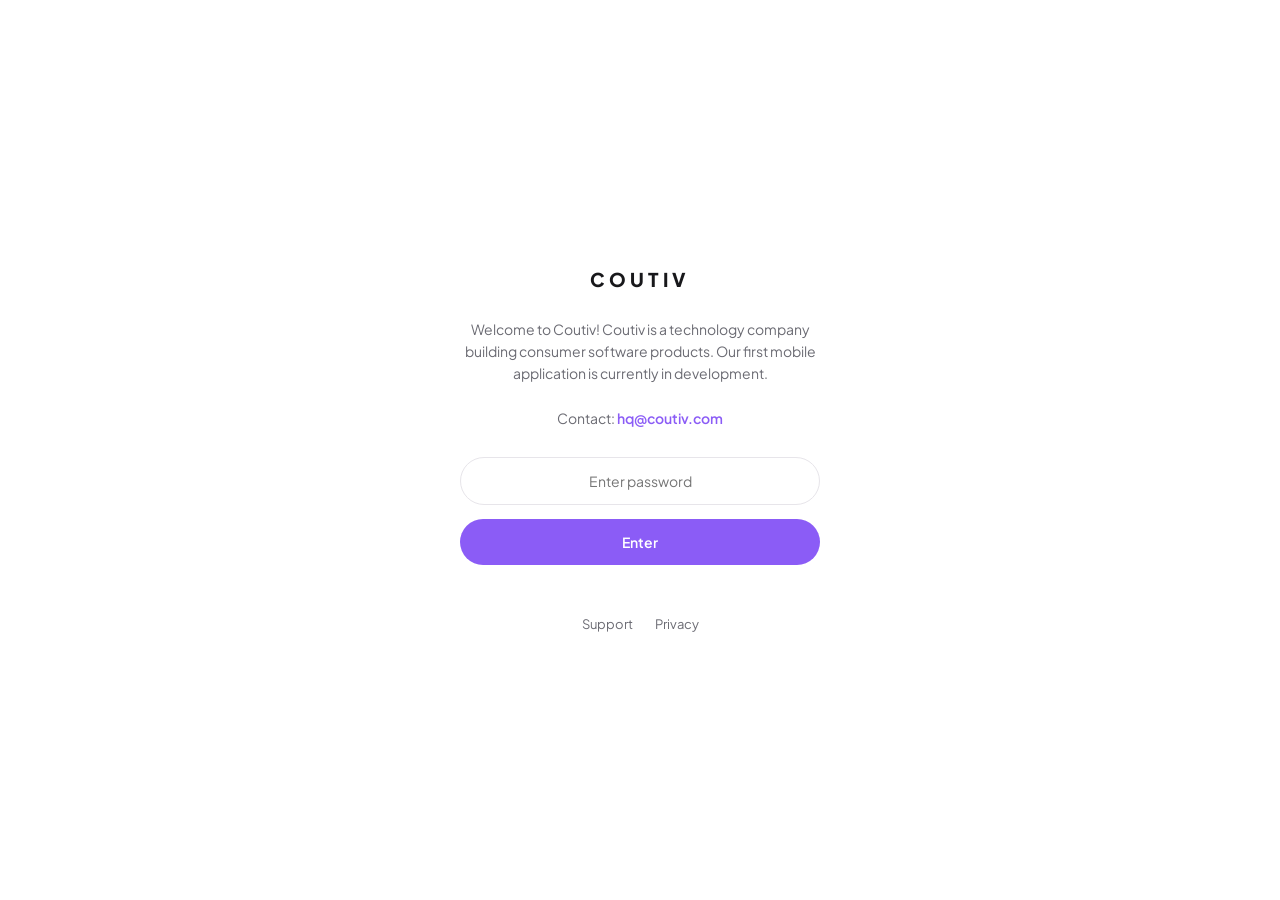
<file: index.html>
<!DOCTYPE html>
<html lang="en">
<head>
<meta charset="UTF-8">
<meta name="viewport" content="width=device-width, initial-scale=1.0">
<title>Coutiv — Discover fashion together</title>
<meta name="description" content="Coutiv is the AI-powered fashion discovery app made for sharing. Get personalized picks, build groups, and shop with your friends.">
<link rel="preconnect" href="https://fonts.googleapis.com">
<link rel="preconnect" href="https://fonts.gstatic.com" crossorigin>
<link href="https://fonts.googleapis.com/css2?family=Plus+Jakarta+Sans:wght@400;500;600;700;800&display=swap" rel="stylesheet">
<style>
  :root {
    --bg: #FFFFFF;
    --ink: #18181B;
    --ink-soft: #6B6B73;
    --violet: #8B5CF6;
    --violet-deep: #7C3AED;
    --violet-pale: #F3EEFF;
    --line: #E7E5EA;
    --black: #0A0A0B;
  }

  * { margin: 0; padding: 0; box-sizing: border-box; }
  html { scroll-behavior: smooth; }

  body {
    font-family: 'Plus Jakarta Sans', sans-serif;
    background: var(--bg);
    color: var(--ink);
    line-height: 1.5;
    -webkit-font-smoothing: antialiased;
  }

  h1, h2, h3 {
    font-weight: 700;
    letter-spacing: -0.025em;
    line-height: 1.06;
  }

  a { color: inherit; text-decoration: none; }
  img { max-width: 100%; display: block; }

  .wrap {
    max-width: 1180px;
    margin: 0 auto;
    padding: 0 32px;
  }

  /* ---------- NAV ---------- */
  nav {
    position: sticky;
    top: 0;
    z-index: 100;
    background: rgba(255,255,255,0.85);
    backdrop-filter: blur(10px);
    border-bottom: 1px solid var(--line);
  }
  .nav-inner {
    display: flex;
    align-items: center;
    justify-content: space-between;
    padding: 22px 0;
  }
  .logo {
    font-size: 19px;
    font-weight: 800;
    letter-spacing: 0.22em;
  }
  .nav-cta {
    background: var(--violet);
    color: #fff;
    padding: 11px 22px;
    border-radius: 100px;
    font-size: 14px;
    font-weight: 600;
    transition: background 0.2s ease;
  }
  .nav-cta:hover { background: var(--violet-deep); }

  /* ---------- HERO ---------- */
  .hero {
    padding: 84px 0 56px;
    position: relative;
    overflow: hidden;
  }
  .hero-inner {
    display: grid;
    grid-template-columns: 1fr 0.92fr;
    gap: 56px;
    align-items: center;
  }
  .eyebrow {
    display: inline-flex;
    align-items: center;
    gap: 8px;
    font-size: 12.5px;
    font-weight: 700;
    letter-spacing: 0.06em;
    text-transform: uppercase;
    color: var(--violet-deep);
    background: var(--violet-pale);
    padding: 7px 14px;
    border-radius: 100px;
    margin-bottom: 24px;
  }
  .eyebrow::before {
    content: '✦';
    font-size: 11px;
  }
  .hero h1 {
    font-size: clamp(38px, 4.6vw, 56px);
    margin-bottom: 20px;
  }
  .hero h1 span {
    background: linear-gradient(100deg, var(--violet) 0%, #6D28D9 100%);
    -webkit-background-clip: text;
    background-clip: text;
    color: transparent;
  }
  .hero p.lede {
    font-size: 17.5px;
    color: var(--ink-soft);
    max-width: 440px;
    margin-bottom: 32px;
  }
  .hero-ctas {
    display: flex;
    gap: 14px;
    flex-wrap: wrap;
  }
  .btn-primary {
    background: var(--violet);
    color: #fff;
    padding: 15px 28px;
    border-radius: 100px;
    font-size: 15px;
    font-weight: 600;
    display: inline-flex;
    align-items: center;
    gap: 8px;
    transition: transform 0.18s ease, background 0.2s ease;
  }
  .btn-primary:hover { background: var(--violet-deep); transform: translateY(-1px); }
  .btn-secondary {
    border: 1.5px solid var(--ink);
    padding: 14px 26px;
    border-radius: 100px;
    font-size: 15px;
    font-weight: 600;
    transition: background 0.18s ease;
  }
  .btn-secondary:hover { background: var(--violet-pale); border-color: var(--violet); }

  /* Phone mock - reflecting the real app's feed */
  .phone-mock {
    position: relative;
    background: var(--black);
    border-radius: 36px;
    padding: 14px;
    max-width: 320px;
    margin: 0 auto;
    box-shadow: 0 30px 70px -24px rgba(24,24,27,0.35);
  }
  .phone-screen {
    background: #fff;
    border-radius: 24px;
    overflow: hidden;
    aspect-ratio: 9/18.5;
  }
  .phone-ai-bar {
    background: var(--violet-pale);
    padding: 16px 16px 14px;
    border-bottom: 1px solid var(--line);
  }
  .phone-ai-label {
    font-size: 10px;
    font-weight: 700;
    letter-spacing: 0.06em;
    text-transform: uppercase;
    color: var(--violet-deep);
    margin-bottom: 8px;
  }
  .phone-ai-input {
    background: #fff;
    border-radius: 100px;
    padding: 10px 14px;
    font-size: 11px;
    color: #A0A0A8;
    display: flex;
    justify-content: space-between;
    align-items: center;
  }
  .phone-ai-input .send {
    width: 22px; height: 22px;
    background: var(--violet);
    border-radius: 50%;
  }
  .phone-section-label {
    font-size: 12px;
    font-weight: 800;
    padding: 14px 16px 4px;
  }
  .phone-section-sub {
    font-size: 10px;
    color: var(--ink-soft);
    padding: 0 16px 10px;
  }
  .phone-grid {
    display: grid;
    grid-template-columns: 1fr 1fr;
    gap: 8px;
    padding: 0 16px 16px;
  }
  .phone-card {
    border-radius: 12px;
    aspect-ratio: 3/4;
    background-size: cover;
    background-position: center;
  }
  .phone-card-label {
    margin-top: 4px;
    font-size: 8.5px;
    color: var(--ink-soft);
  }
  .phone-card-price {
    font-size: 10px;
    font-weight: 700;
  }

  /* ---------- HOW IT WORKS ---------- */
  .how {
    padding: 96px 0;
    border-top: 1px solid var(--line);
  }
  .section-head {
    max-width: 540px;
    margin-bottom: 56px;
  }
  .section-head .eyebrow { margin-bottom: 16px; }
  .section-head h2 {
    font-size: clamp(28px, 3.2vw, 40px);
  }
  .steps {
    display: grid;
    grid-template-columns: repeat(3, 1fr);
    gap: 40px;
  }
  .step-icon {
    width: 44px; height: 44px;
    border-radius: 12px;
    background: var(--violet-pale);
    display: flex; align-items: center; justify-content: center;
    margin-bottom: 20px;
    font-size: 19px;
  }
  .step h3 {
    font-size: 20px;
    font-weight: 700;
    margin-bottom: 10px;
  }
  .step p {
    color: var(--ink-soft);
    font-size: 14.5px;
  }

  /* ---------- GROUPS SHOWCASE ---------- */
  .showcase {
    padding: 96px 0;
    background: #FAFAFA;
    border-top: 1px solid var(--line);
    border-bottom: 1px solid var(--line);
  }
  .showcase-grid {
    display: grid;
    grid-template-columns: 1fr 1fr;
    gap: 64px;
    align-items: center;
  }
  .group-card {
    background: #fff;
    border: 1px solid var(--line);
    border-radius: 18px;
    padding: 20px;
    box-shadow: 0 20px 50px -28px rgba(24,24,27,0.18);
  }
  .group-card-top {
    display: flex;
    justify-content: space-between;
    align-items: flex-start;
    margin-bottom: 14px;
  }
  .group-card-top h4 { font-size: 16px; font-weight: 700; }
  .group-card-top span { font-size: 12px; color: var(--ink-soft); }
  .group-card-imgs {
    display: grid;
    grid-template-columns: repeat(3, 1fr);
    gap: 8px;
    margin-bottom: 14px;
  }
  .group-card-imgs div {
    aspect-ratio: 3/4;
    border-radius: 10px;
    background-size: cover;
    background-position: center;
  }
  .budget-label {
    display: flex;
    justify-content: space-between;
    font-size: 11px;
    font-weight: 700;
    color: var(--violet-deep);
    margin-bottom: 6px;
  }
  .budget-bar {
    height: 6px;
    border-radius: 100px;
    background: var(--violet-pale);
    overflow: hidden;
    margin-bottom: 14px;
  }
  .budget-bar div { height: 100%; background: var(--violet); border-radius: 100px; }
  .group-meta {
    display: flex;
    gap: 16px;
    font-size: 11.5px;
    color: var(--ink-soft);
  }

  .showcase-copy h2 { font-size: clamp(26px, 3vw, 36px); margin-bottom: 18px; }
  .showcase-copy p { color: var(--ink-soft); font-size: 15.5px; margin-bottom: 28px; max-width: 420px; }
  .pill-list { display: flex; flex-direction: column; gap: 16px; }
  .pill-item { display: flex; gap: 14px; align-items: flex-start; }
  .pill-dot {
    width: 8px; height: 8px; border-radius: 50%;
    background: var(--violet);
    margin-top: 8px; flex-shrink: 0;
  }
  .pill-item strong { font-weight: 700; }
  .pill-item span { color: var(--ink-soft); display: block; font-size: 13.5px; margin-top: 2px; }

  /* ---------- DOWNLOAD / EMAIL ---------- */
  .download {
    padding: 100px 0;
    text-align: center;
  }
  .download h2 {
    font-size: clamp(32px, 4.2vw, 48px);
    max-width: 620px;
    margin: 0 auto 18px;
  }
  .download p.sub {
    color: var(--ink-soft);
    font-size: 15.5px;
    margin-bottom: 40px;
  }
  .store-buttons {
    display: flex;
    gap: 14px;
    justify-content: center;
    margin-bottom: 56px;
    flex-wrap: wrap;
  }
  .store-btn {
    display: flex;
    align-items: center;
    gap: 10px;
    background: var(--black);
    color: #fff;
    padding: 13px 24px;
    border-radius: 14px;
    font-size: 14px;
    transition: background 0.2s ease, transform 0.18s ease;
  }
  .store-btn:hover { background: var(--violet-deep); transform: translateY(-1px); }
  .store-btn .store-text { text-align: left; line-height: 1.2; }
  .store-btn .store-text small { display: block; font-size: 10px; opacity: 0.75; }
  .store-btn .store-text strong { font-size: 15px; font-weight: 700; }

  .email-form {
    max-width: 420px;
    margin: 0 auto;
    border-top: 1px solid var(--line);
    padding-top: 44px;
  }
  .email-form p {
    font-size: 12.5px;
    font-weight: 700;
    text-transform: uppercase;
    letter-spacing: 0.05em;
    color: var(--ink-soft);
    margin-bottom: 16px;
  }
  .email-row { display: flex; gap: 10px; }
  .email-row input {
    flex: 1;
    padding: 14px 18px;
    border-radius: 100px;
    border: 1.5px solid var(--line);
    background: #fff;
    font-family: 'Plus Jakarta Sans', sans-serif;
    font-size: 14px;
    outline: none;
    transition: border-color 0.18s ease;
  }
  .email-row input:focus { border-color: var(--violet); }
  .email-row button {
    background: var(--violet);
    color: #fff;
    border: none;
    padding: 0 26px;
    border-radius: 100px;
    font-size: 14px;
    font-weight: 600;
    font-family: 'Plus Jakarta Sans', sans-serif;
    cursor: pointer;
    transition: background 0.2s ease;
  }
  .email-row button:hover { background: var(--violet-deep); }
  .form-msg { font-size: 13px; margin-top: 14px; color: var(--ink-soft); min-height: 18px; }

  /* ---------- FOOTER ---------- */
  footer { border-top: 1px solid var(--line); padding: 36px 0; }
  .footer-inner {
    display: flex;
    justify-content: space-between;
    align-items: center;
    font-size: 13px;
    color: var(--ink-soft);
  }
  .footer-links { display: flex; gap: 24px; }

  /* ---------- RESPONSIVE ---------- */
  @media (max-width: 860px) {
    .hero-inner { grid-template-columns: 1fr; gap: 48px; }
    .steps { grid-template-columns: 1fr; gap: 36px; }
    .showcase-grid { grid-template-columns: 1fr; gap: 40px; }
    .showcase-copy { order: 2; }
    .showcase-visual { order: 1; }
    .footer-inner { flex-direction: column; gap: 14px; text-align: center; }
  }
  @media (max-width: 480px) {
    .wrap { padding: 0 20px; }
    .hero { padding: 52px 0 44px; }
    .email-row { flex-direction: column; }
    .email-row button { padding: 14px; }
    .store-buttons { flex-direction: column; align-items: stretch; }
  }
  @media (prefers-reduced-motion: reduce) {
    * { transition: none !important; scroll-behavior: auto !important; }
  }
  a:focus-visible, button:focus-visible, input:focus-visible {
    outline: 2px solid var(--violet-deep);
    outline-offset: 2px;
  }
</style>
</head>
<body>

<div id="gate" style="position:fixed; inset:0; background:#fff; z-index:9999; display:flex; align-items:center; justify-content:center; padding:24px;">
  <div style="max-width:360px; width:100%; text-align:center;">
    <div style="font-size:19px; font-weight:800; letter-spacing:0.22em; margin-bottom:24px;">COUTIV</div>
    <p style="font-size:14px; color:#6B6B73; line-height:1.6; margin-bottom:28px;">
      Welcome to Coutiv! Coutiv is a technology company building consumer software products. Our first mobile application is currently in development.<br><br>
      Contact: <a href="mailto:hq@coutiv.com" style="color:#8B5CF6; font-weight:600;">hq@coutiv.com</a>
    </p>
    <form id="gate-form">
      <input type="password" id="gate-password" placeholder="Enter password" style="width:100%; padding:14px 18px; border-radius:100px; border:1.5px solid #E7E5EA; font-family:'Plus Jakarta Sans',sans-serif; font-size:14px; outline:none; margin-bottom:14px; text-align:center; box-sizing:border-box;">
      <button type="submit" style="width:100%; background:#8B5CF6; color:#fff; border:none; padding:14px; border-radius:100px; font-size:14px; font-weight:600; font-family:'Plus Jakarta Sans',sans-serif; cursor:pointer;">Enter</button>
      <div id="gate-error" style="color:#D94B5C; font-size:13px; margin-top:12px; min-height:18px;"></div>
    </form>
    <div style="margin-top:20px; font-size:13px;">
      <a href="/support.html" style="color:#6B6B73; margin:0 10px;">Support</a>
      <a href="/privacy.html" style="color:#6B6B73; margin:0 10px;">Privacy</a>
    </div>
  </div>
</div>

<div id="site-content" style="display:none;">

<nav>
  <div class="wrap nav-inner">
    <div class="logo">COUTIV</div>
    <a href="#download" class="nav-cta">Get the app</a>
  </div>
</nav>

<section class="hero">
  <div class="wrap hero-inner">
    <div>
      <div class="eyebrow">Now in beta</div>
      <h1>Fashion discovery,<br><span>styled by AI and friends.</span></h1>
      <p class="lede">Coutiv finds pieces made for your taste, then helps you build outfits and shop them together with the people whose opinion you actually trust.</p>
      <div class="hero-ctas">
        <a href="#download" class="btn-primary">Get early access →</a>
        <a href="#how" class="btn-secondary">See how it works</a>
      </div>
    </div>

    <div class="phone-mock">
      <div class="phone-screen">
        <div class="phone-ai-bar">
          <div class="phone-ai-label">✦ AI Styling Assistant</div>
          <div class="phone-ai-input">
            <span>Show me cozy winter outfits…</span>
            <div class="send"></div>
          </div>
        </div>
        <div class="phone-section-label">FOR YOU</div>
        <div class="phone-section-sub">Personalized picks just for you</div>
        <div class="phone-grid">
          <div>
            <div class="phone-card" style="background-color:#2C3242;"></div>
            <div class="phone-card-label">J.CREW</div>
            <div class="phone-card-price">$178</div>
          </div>
          <div>
            <div class="phone-card" style="background-color:#E9C9CE;"></div>
            <div class="phone-card-label">J.CREW</div>
            <div class="phone-card-price">$98</div>
          </div>
          <div>
            <div class="phone-card" style="background-color:#B8B0A2;"></div>
            <div class="phone-card-label">J.CREW</div>
            <div class="phone-card-price">$178</div>
          </div>
          <div>
            <div class="phone-card" style="background-color:#E9CDD6;"></div>
            <div class="phone-card-label">J.CREW</div>
            <div class="phone-card-price">$148</div>
          </div>
        </div>
      </div>
    </div>
  </div>
</section>

<section class="how" id="how">
  <div class="wrap">
    <div class="section-head">
      <div class="eyebrow">How it works</div>
      <h2>Shopping alone was never the fun part.</h2>
    </div>
    <div class="steps">
      <div class="step">
        <div class="step-icon">✦</div>
        <h3>Discover with AI</h3>
        <p>Tell the styling assistant what you're after, or just browse a feed shaped by your taste — not generic trends.</p>
      </div>
      <div class="step">
        <div class="step-icon">◐</div>
        <h3>Save and share</h3>
        <p>Bookmark what you love and send it straight into a group thread. No more screenshots and lost conversations.</p>
      </div>
      <div class="step">
        <div class="step-icon">◇</div>
        <h3>Shop it together</h3>
        <p>Track a shared budget, vote on picks, and turn saved pieces into outfits your whole group actually agrees on.</p>
      </div>
    </div>
  </div>
</section>

<section class="showcase">
  <div class="wrap showcase-grid">
    <div class="showcase-copy">
      <h2>Built for the group chat that's already styling you.</h2>
      <p>You already send outfit pics to your friends before you buy. Coutiv turns that into shared groups with budgets, polls, and a running feed — without the lost screenshots.</p>
      <div class="pill-list">
        <div class="pill-item">
          <div class="pill-dot"></div>
          <div><strong>Shared groups</strong><span>Plan a trip, an event, or just everyday shopping together</span></div>
        </div>
        <div class="pill-item">
          <div class="pill-dot"></div>
          <div><strong>Budget tracking</strong><span>See spend vs. budget for the group at a glance</span></div>
        </div>
        <div class="pill-item">
          <div class="pill-dot"></div>
          <div><strong>Built-in chat</strong><span>Vote and react on picks without leaving the app</span></div>
        </div>
      </div>
    </div>
    <div class="showcase-visual">
      <div class="group-card">
        <div class="group-card-top">
          <div>
            <h4>Holiday Party</h4>
            <span>Byeolbyeol</span>
          </div>
        </div>
        <div class="group-card-imgs">
          <div style="background-color:#2C3242;"></div>
          <div style="background-color:#B8B0A2;"></div>
          <div style="background-color:#1A1A1A;"></div>
        </div>
        <div class="budget-label"><span>SPEND / BUDGET</span><span>$2,016 / $500</span></div>
        <div class="budget-bar"><div style="width:100%; background:#D94B5C;"></div></div>
        <div class="group-meta">
          <span>👥 2</span><span>✅ 10</span><span>💬 3</span><span>🗂 8</span>
        </div>
      </div>
    </div>
  </div>
</section>

<section class="download" id="download">
  <div class="wrap">
    <h2>Be the first to try Coutiv.</h2>
    <p class="sub">We're in beta on iOS and Android — request access below.</p>

    <div class="store-buttons">
      <a href="#" class="store-btn" id="ios-btn">
        <span class="store-text"><small>Request access on</small><strong>TestFlight</strong></span>
      </a>
      <a href="#" class="store-btn" id="android-btn">
        <span class="store-text"><small>Request access on</small><strong>Google Play</strong></span>
      </a>
    </div>

    <div class="email-form">
      <p>Or join the waitlist</p>
      <form id="waitlist-form">
        <div class="email-row">
          <input type="email" id="email-input" placeholder="you@email.com" required>
          <button type="submit">Notify me</button>
        </div>
      </form>
      <div class="form-msg" id="form-msg"></div>
    </div>
  </div>
</section>

<footer>
  <div class="wrap footer-inner">
    <div>© 2026 Coutiv Inc.</div>
    <div class="footer-links">
      <a href="/support.html">Support</a>
      <a href="/privacy.html">Privacy Policy</a>
      <a href="mailto:hq@coutiv.com">Contact</a>
    </div>
  </div>
</footer>

</div>

<script>
  // Simple password gate — not real security, just keeps casual visitors out
  const SITE_PASSWORD = "coutivbeta";

  document.getElementById('gate-form').addEventListener('submit', function(e) {
    e.preventDefault();
    const input = document.getElementById('gate-password').value;
    const error = document.getElementById('gate-error');
    if (input === SITE_PASSWORD) {
      document.getElementById('gate').style.display = 'none';
      document.getElementById('site-content').style.display = 'block';
    } else {
      error.textContent = "Incorrect password";
    }
  });

  document.getElementById('waitlist-form').addEventListener('submit', function(e) {
    e.preventDefault();
    const email = document.getElementById('email-input').value;
    const msg = document.getElementById('form-msg');
    msg.textContent = "Thanks — we'll be in touch at " + email;
    document.getElementById('email-input').value = '';
  });
</script>

</body>
</html>
</file>
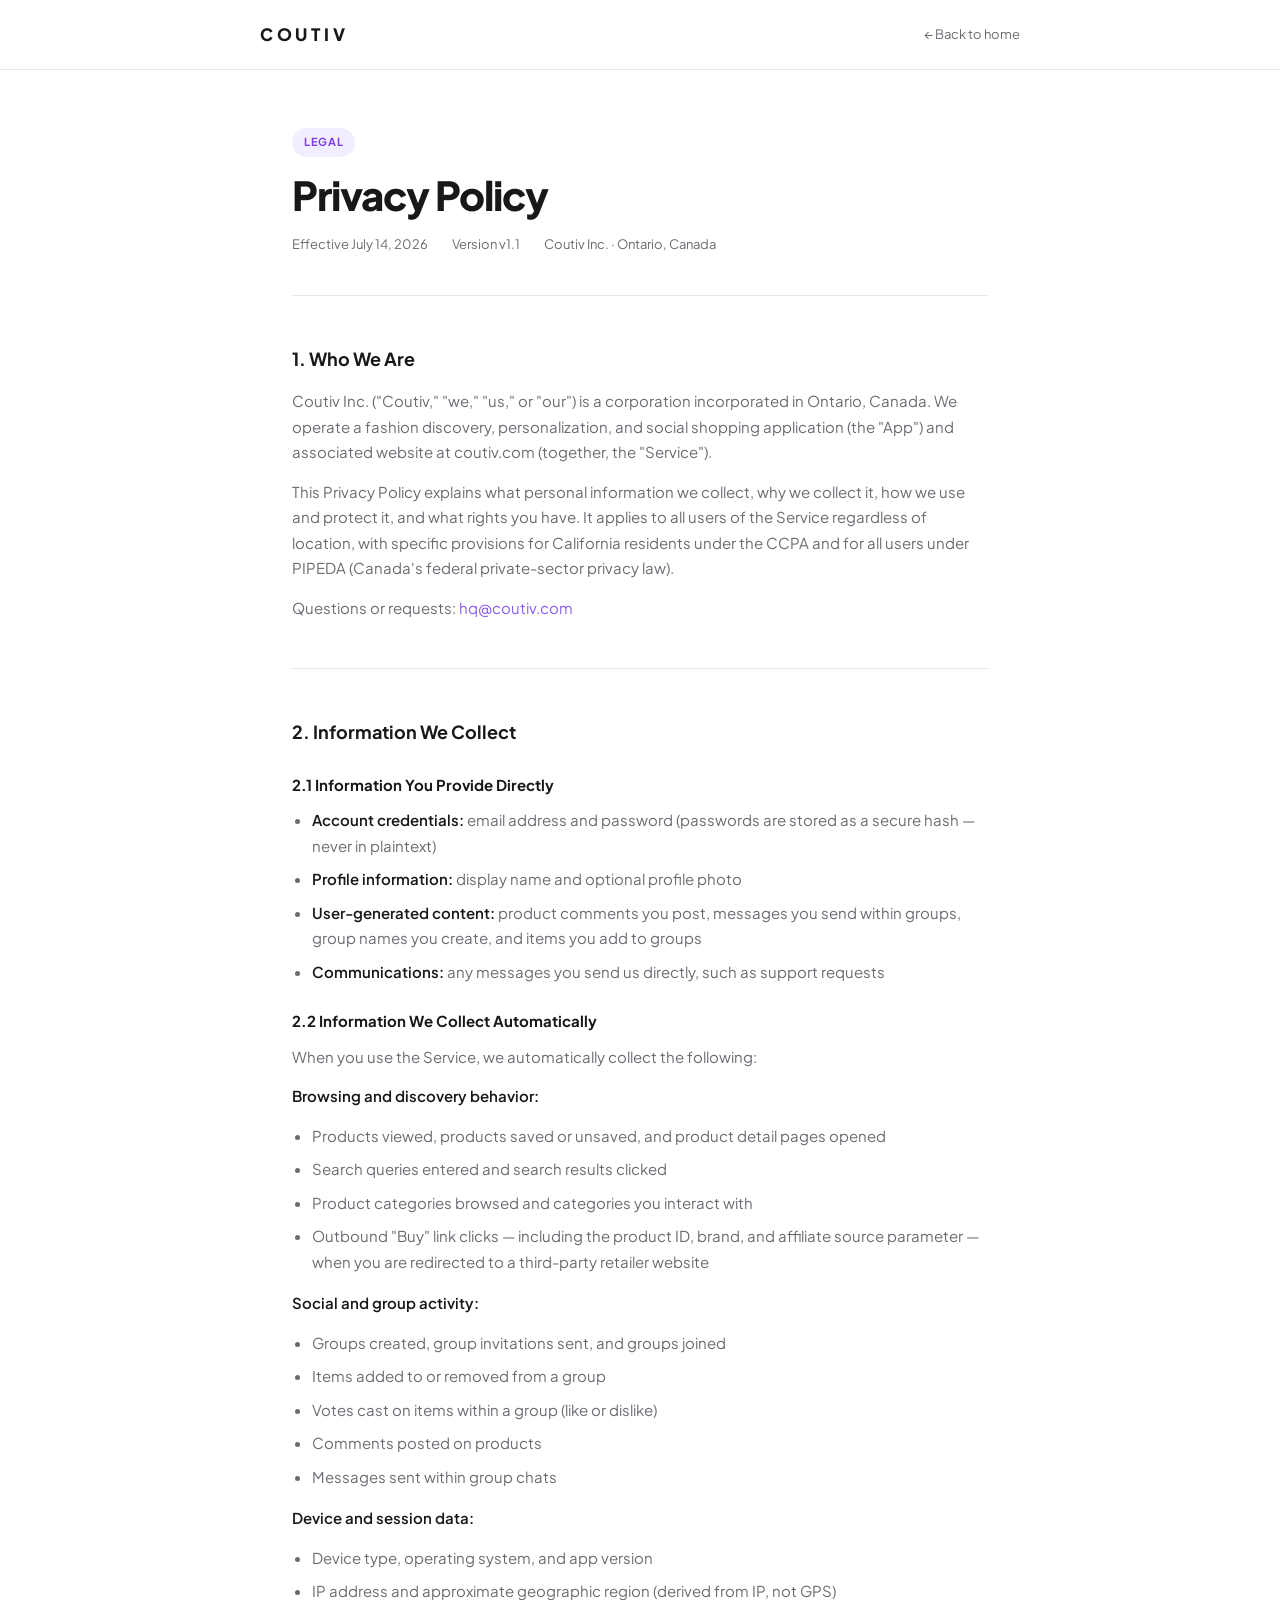
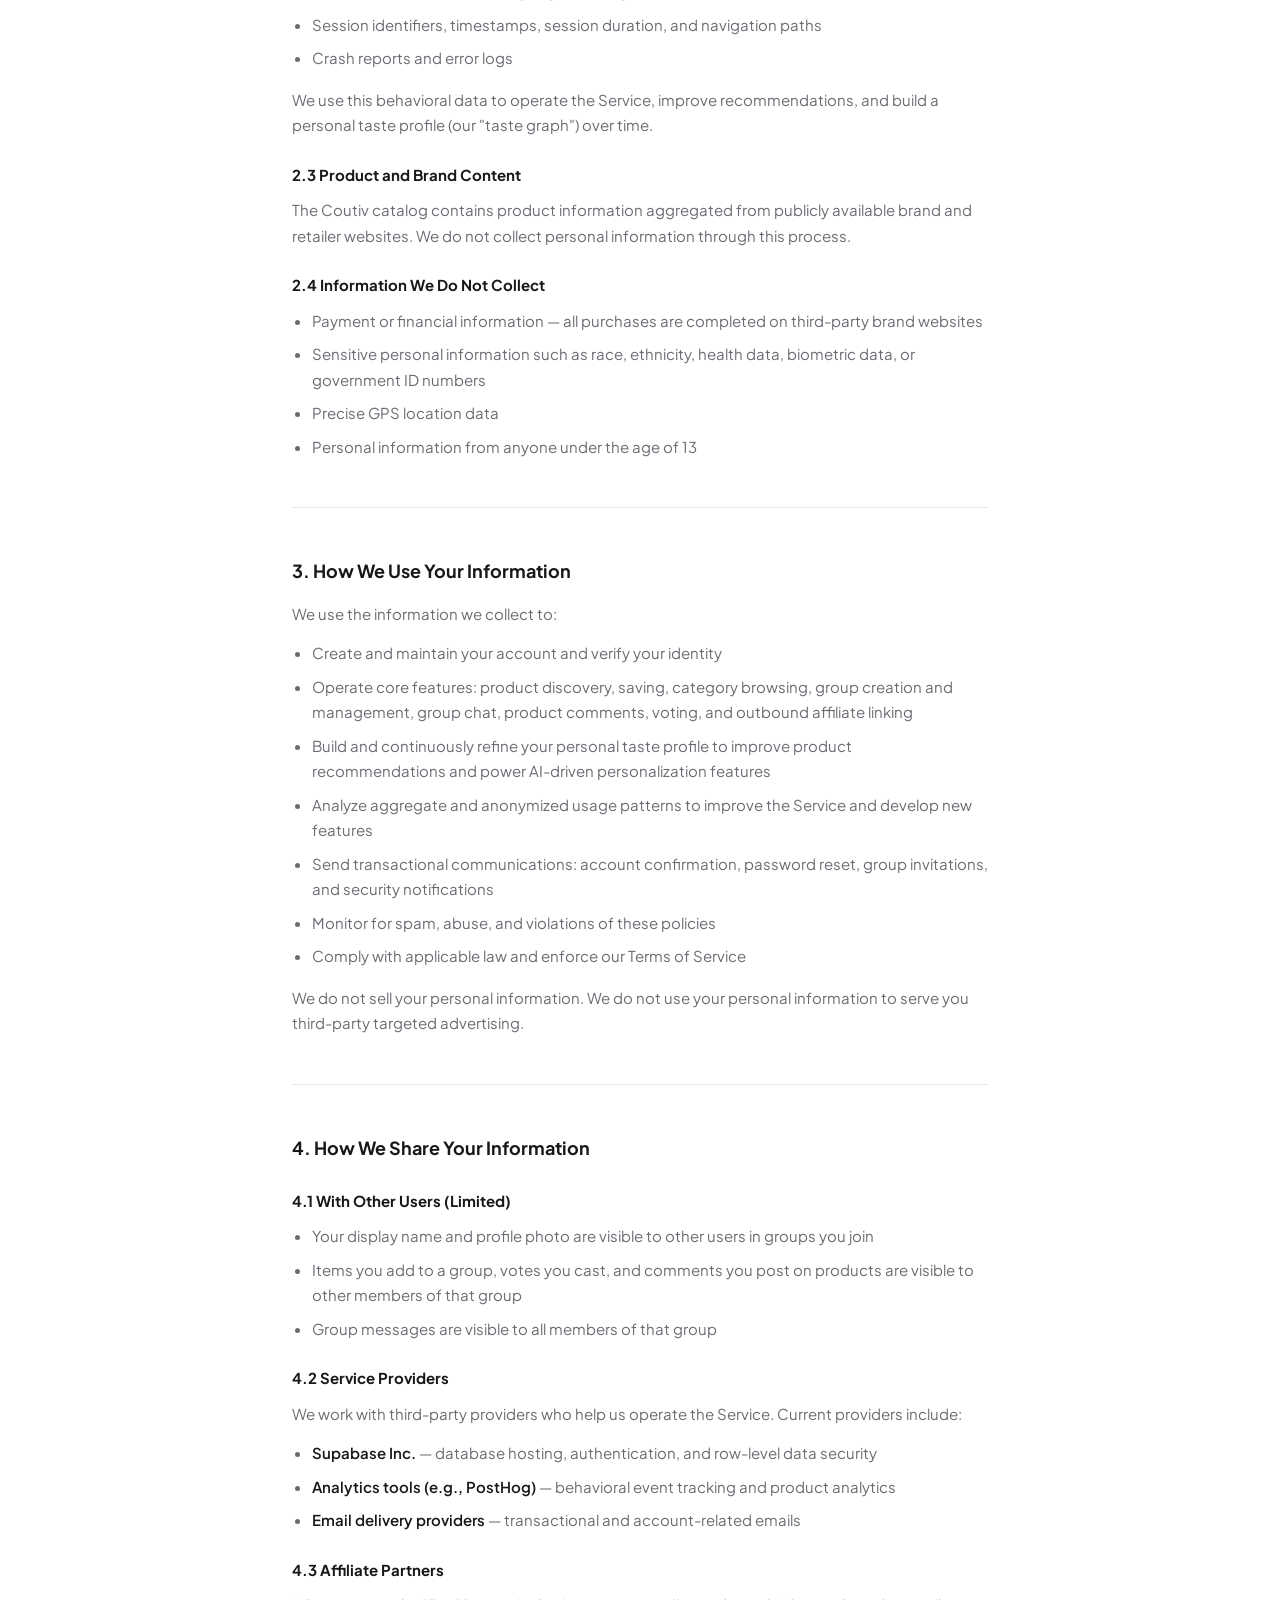
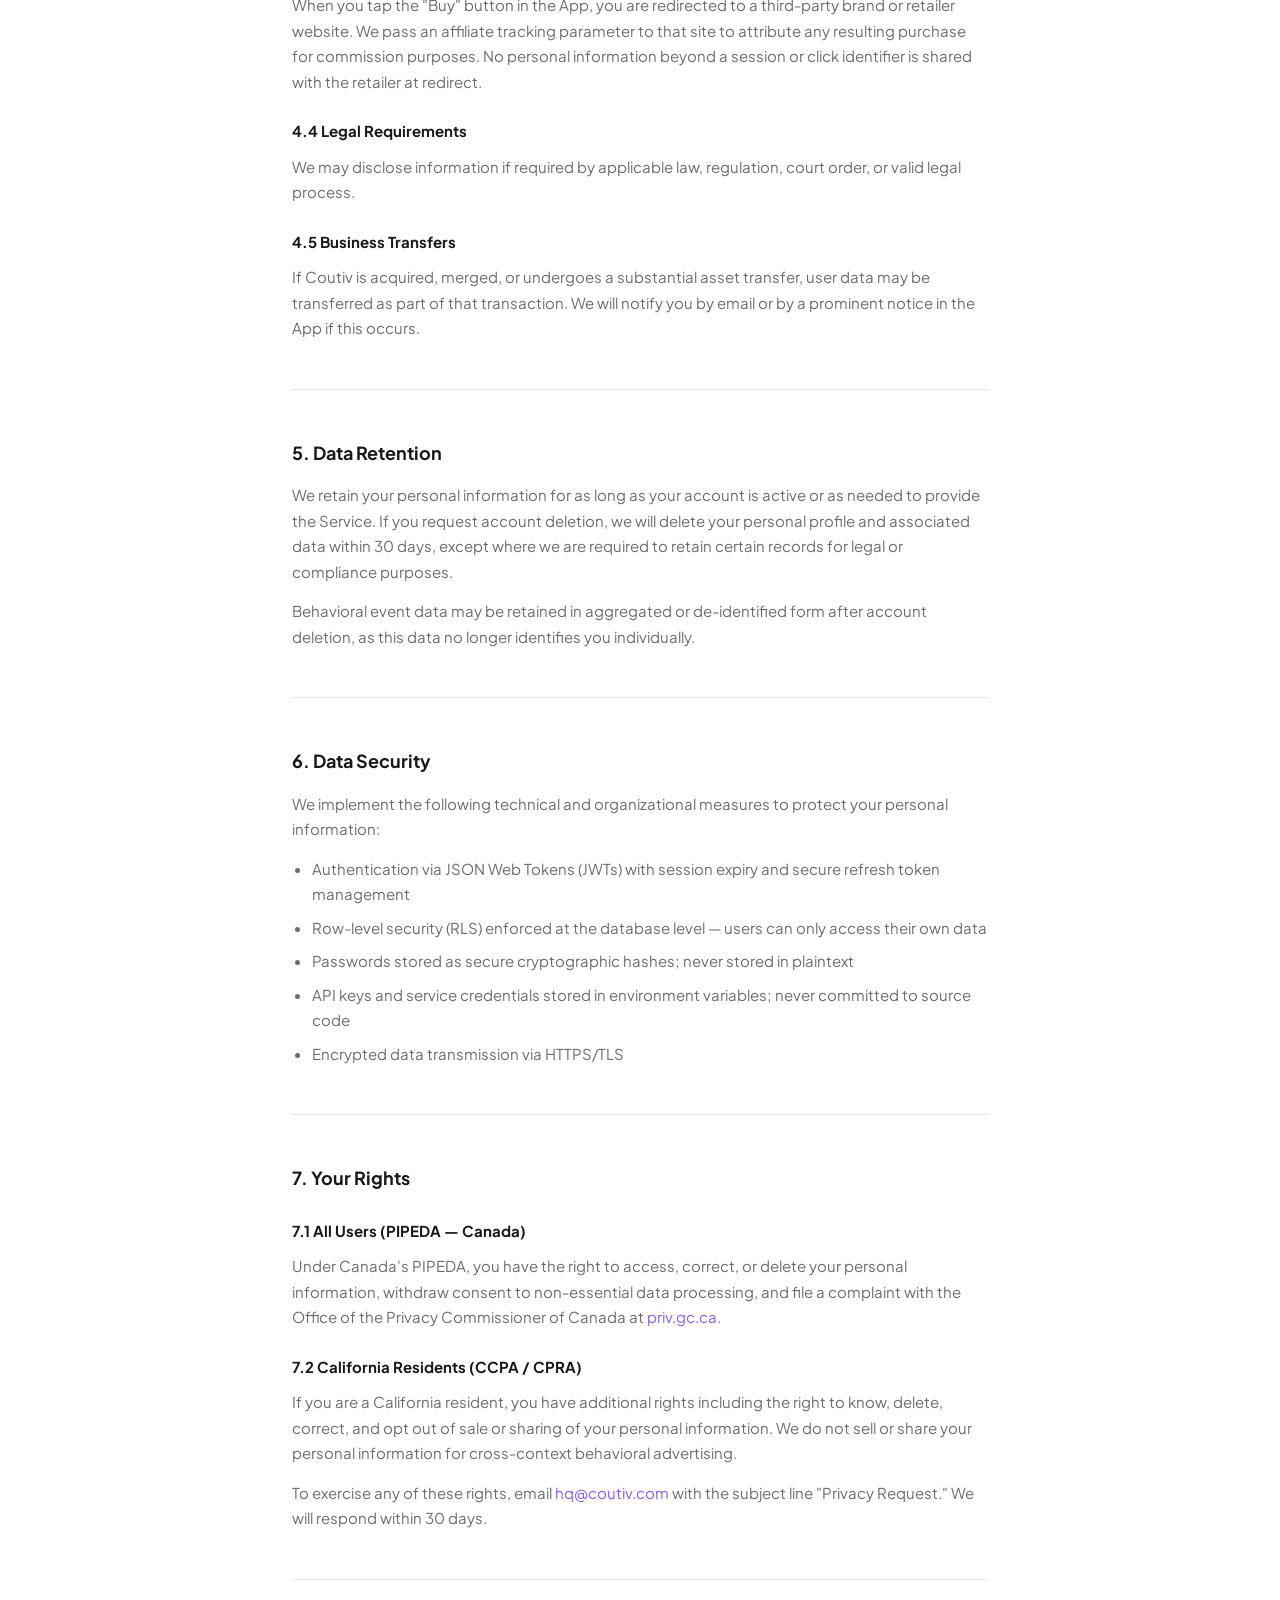
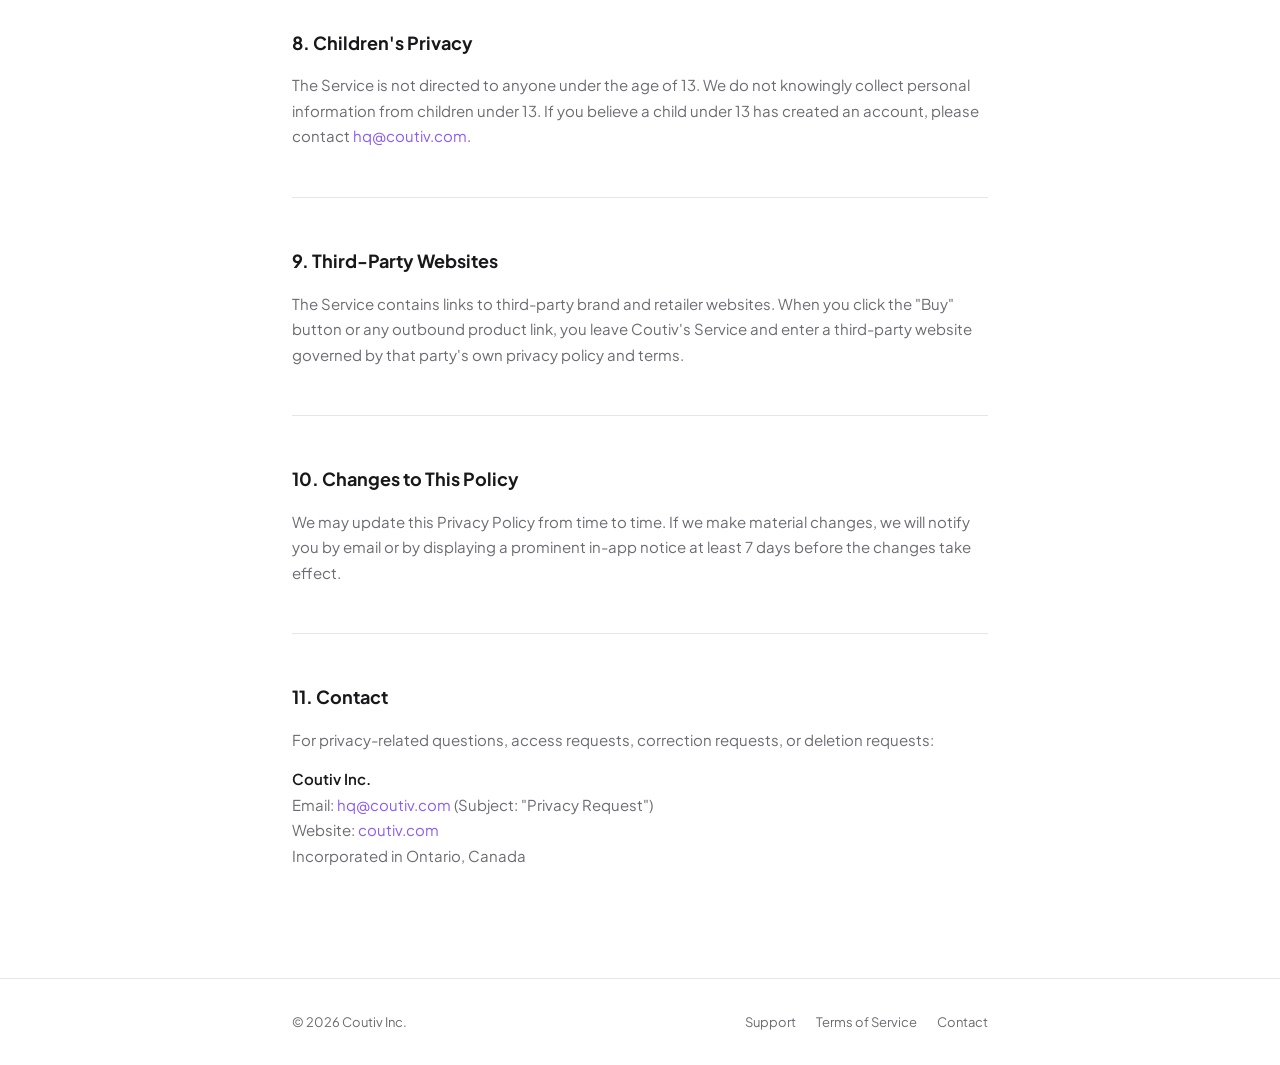
<file: privacy.html>
<!DOCTYPE html>
<html lang="en">
<head>
<meta charset="UTF-8">
<meta name="viewport" content="width=device-width, initial-scale=1.0">
<title>Privacy Policy — Coutiv</title>
<meta name="description" content="Coutiv Privacy Policy — effective July 14, 2026">
<link rel="preconnect" href="https://fonts.googleapis.com">
<link rel="preconnect" href="https://fonts.gstatic.com" crossorigin>
<link href="https://fonts.googleapis.com/css2?family=Plus+Jakarta+Sans:wght@400;500;600;700;800&display=swap" rel="stylesheet">
<style>
  :root {
    --bg: #FFFFFF;
    --ink: #18181B;
    --ink-soft: #6B6B73;
    --violet: #8B5CF6;
    --violet-deep: #7C3AED;
    --violet-pale: #F3EEFF;
    --line: #E7E5EA;
    --black: #0A0A0B;
  }
  * { margin: 0; padding: 0; box-sizing: border-box; }
  body {
    font-family: 'Plus Jakarta Sans', sans-serif;
    background: var(--bg);
    color: var(--ink);
    line-height: 1.7;
    -webkit-font-smoothing: antialiased;
  }
  a { color: var(--violet); text-decoration: none; }
  a:hover { text-decoration: underline; }
  .wrap { max-width: 760px; margin: 0 auto; padding: 0 32px; }

  nav {
    position: sticky; top: 0; z-index: 100;
    background: rgba(255,255,255,0.9);
    backdrop-filter: blur(10px);
    border-bottom: 1px solid var(--line);
  }
  .nav-inner {
    display: flex; align-items: center;
    justify-content: space-between; padding: 20px 0;
  }
  .logo { font-size: 17px; font-weight: 800; letter-spacing: 0.22em; color: var(--ink); text-decoration: none; }
  .nav-back { font-size: 13px; color: var(--ink-soft); }
  .nav-back:hover { color: var(--violet); text-decoration: none; }

  .doc-header {
    padding: 56px 0 40px;
    border-bottom: 1px solid var(--line);
    margin-bottom: 48px;
  }
  .doc-header .badge {
    display: inline-block;
    font-size: 11px; font-weight: 700;
    letter-spacing: 0.06em; text-transform: uppercase;
    color: var(--violet-deep);
    background: var(--violet-pale);
    padding: 5px 12px; border-radius: 100px;
    margin-bottom: 16px;
  }
  .doc-header h1 {
    font-size: clamp(28px, 3.5vw, 40px);
    font-weight: 800; letter-spacing: -0.025em;
    line-height: 1.1; margin-bottom: 16px;
  }
  .doc-meta {
    font-size: 13px; color: var(--ink-soft);
    display: flex; gap: 24px; flex-wrap: wrap;
  }

  .doc-body { padding-bottom: 96px; }
  .doc-body h2 {
    font-size: 18px; font-weight: 700;
    margin: 48px 0 14px;
    padding-top: 48px;
    border-top: 1px solid var(--line);
  }
  .doc-body h2:first-child { border-top: none; padding-top: 0; margin-top: 0; }
  .doc-body h3 {
    font-size: 15px; font-weight: 700;
    margin: 24px 0 10px; color: var(--ink);
  }
  .doc-body p { font-size: 15px; color: var(--ink-soft); margin-bottom: 14px; }
  .doc-body ul {
    margin: 10px 0 16px 20px;
    display: flex; flex-direction: column; gap: 8px;
  }
  .doc-body ul li { font-size: 15px; color: var(--ink-soft); }
  .doc-body strong { color: var(--ink); font-weight: 600; }

  footer {
    border-top: 1px solid var(--line);
    padding: 32px 0;
    font-size: 13px; color: var(--ink-soft);
  }
  .footer-inner {
    display: flex; justify-content: space-between;
    align-items: center; flex-wrap: wrap; gap: 12px;
  }
  .footer-links { display: flex; gap: 20px; }
  .footer-links a { color: var(--ink-soft); }
  .footer-links a:hover { color: var(--violet); text-decoration: none; }

  @media (max-width: 480px) {
    .wrap { padding: 0 20px; }
    .doc-header { padding: 40px 0 32px; }
    .footer-inner { flex-direction: column; text-align: center; }
  }
</style>
</head>
<body>

<nav>
  <div class="wrap nav-inner">
    <a href="/" class="logo">COUTIV</a>
    <a href="/" class="nav-back">← Back to home</a>
  </div>
</nav>

<div class="wrap">
  <div class="doc-header">
    <div class="badge">Legal</div>
    <h1>Privacy Policy</h1>
    <div class="doc-meta">
      <span>Effective July 14, 2026</span>
      <span>Version v1.1</span>
      <span>Coutiv Inc. · Ontario, Canada</span>
    </div>
  </div>

  <div class="doc-body">

    <h2>1. Who We Are</h2>
    <p>Coutiv Inc. ("Coutiv," "we," "us," or "our") is a corporation incorporated in Ontario, Canada. We operate a fashion discovery, personalization, and social shopping application (the "App") and associated website at coutiv.com (together, the "Service").</p>
    <p>This Privacy Policy explains what personal information we collect, why we collect it, how we use and protect it, and what rights you have. It applies to all users of the Service regardless of location, with specific provisions for California residents under the CCPA and for all users under PIPEDA (Canada's federal private-sector privacy law).</p>
    <p>Questions or requests: <a href="mailto:hq@coutiv.com">hq@coutiv.com</a></p>

    <h2>2. Information We Collect</h2>

    <h3>2.1 Information You Provide Directly</h3>
    <ul>
      <li><strong>Account credentials:</strong> email address and password (passwords are stored as a secure hash — never in plaintext)</li>
      <li><strong>Profile information:</strong> display name and optional profile photo</li>
      <li><strong>User-generated content:</strong> product comments you post, messages you send within groups, group names you create, and items you add to groups</li>
      <li><strong>Communications:</strong> any messages you send us directly, such as support requests</li>
    </ul>

    <h3>2.2 Information We Collect Automatically</h3>
    <p>When you use the Service, we automatically collect the following:</p>
    <p><strong>Browsing and discovery behavior:</strong></p>
    <ul>
      <li>Products viewed, products saved or unsaved, and product detail pages opened</li>
      <li>Search queries entered and search results clicked</li>
      <li>Product categories browsed and categories you interact with</li>
      <li>Outbound "Buy" link clicks — including the product ID, brand, and affiliate source parameter — when you are redirected to a third-party retailer website</li>
    </ul>
    <p><strong>Social and group activity:</strong></p>
    <ul>
      <li>Groups created, group invitations sent, and groups joined</li>
      <li>Items added to or removed from a group</li>
      <li>Votes cast on items within a group (like or dislike)</li>
      <li>Comments posted on products</li>
      <li>Messages sent within group chats</li>
    </ul>
    <p><strong>Device and session data:</strong></p>
    <ul>
      <li>Device type, operating system, and app version</li>
      <li>IP address and approximate geographic region (derived from IP, not GPS)</li>
      <li>Session identifiers, timestamps, session duration, and navigation paths</li>
      <li>Crash reports and error logs</li>
    </ul>
    <p>We use this behavioral data to operate the Service, improve recommendations, and build a personal taste profile (our "taste graph") over time.</p>

    <h3>2.3 Product and Brand Content</h3>
    <p>The Coutiv catalog contains product information aggregated from publicly available brand and retailer websites. We do not collect personal information through this process.</p>

    <h3>2.4 Information We Do Not Collect</h3>
    <ul>
      <li>Payment or financial information — all purchases are completed on third-party brand websites</li>
      <li>Sensitive personal information such as race, ethnicity, health data, biometric data, or government ID numbers</li>
      <li>Precise GPS location data</li>
      <li>Personal information from anyone under the age of 13</li>
    </ul>

    <h2>3. How We Use Your Information</h2>
    <p>We use the information we collect to:</p>
    <ul>
      <li>Create and maintain your account and verify your identity</li>
      <li>Operate core features: product discovery, saving, category browsing, group creation and management, group chat, product comments, voting, and outbound affiliate linking</li>
      <li>Build and continuously refine your personal taste profile to improve product recommendations and power AI-driven personalization features</li>
      <li>Analyze aggregate and anonymized usage patterns to improve the Service and develop new features</li>
      <li>Send transactional communications: account confirmation, password reset, group invitations, and security notifications</li>
      <li>Monitor for spam, abuse, and violations of these policies</li>
      <li>Comply with applicable law and enforce our Terms of Service</li>
    </ul>
    <p>We do not sell your personal information. We do not use your personal information to serve you third-party targeted advertising.</p>

    <h2>4. How We Share Your Information</h2>

    <h3>4.1 With Other Users (Limited)</h3>
    <ul>
      <li>Your display name and profile photo are visible to other users in groups you join</li>
      <li>Items you add to a group, votes you cast, and comments you post on products are visible to other members of that group</li>
      <li>Group messages are visible to all members of that group</li>
    </ul>

    <h3>4.2 Service Providers</h3>
    <p>We work with third-party providers who help us operate the Service. Current providers include:</p>
    <ul>
      <li><strong>Supabase Inc.</strong> — database hosting, authentication, and row-level data security</li>
      <li><strong>Analytics tools (e.g., PostHog)</strong> — behavioral event tracking and product analytics</li>
      <li><strong>Email delivery providers</strong> — transactional and account-related emails</li>
    </ul>

    <h3>4.3 Affiliate Partners</h3>
    <p>When you tap the "Buy" button in the App, you are redirected to a third-party brand or retailer website. We pass an affiliate tracking parameter to that site to attribute any resulting purchase for commission purposes. No personal information beyond a session or click identifier is shared with the retailer at redirect.</p>

    <h3>4.4 Legal Requirements</h3>
    <p>We may disclose information if required by applicable law, regulation, court order, or valid legal process.</p>

    <h3>4.5 Business Transfers</h3>
    <p>If Coutiv is acquired, merged, or undergoes a substantial asset transfer, user data may be transferred as part of that transaction. We will notify you by email or by a prominent notice in the App if this occurs.</p>

    <h2>5. Data Retention</h2>
    <p>We retain your personal information for as long as your account is active or as needed to provide the Service. If you request account deletion, we will delete your personal profile and associated data within 30 days, except where we are required to retain certain records for legal or compliance purposes.</p>
    <p>Behavioral event data may be retained in aggregated or de-identified form after account deletion, as this data no longer identifies you individually.</p>

    <h2>6. Data Security</h2>
    <p>We implement the following technical and organizational measures to protect your personal information:</p>
    <ul>
      <li>Authentication via JSON Web Tokens (JWTs) with session expiry and secure refresh token management</li>
      <li>Row-level security (RLS) enforced at the database level — users can only access their own data</li>
      <li>Passwords stored as secure cryptographic hashes; never stored in plaintext</li>
      <li>API keys and service credentials stored in environment variables; never committed to source code</li>
      <li>Encrypted data transmission via HTTPS/TLS</li>
    </ul>

    <h2>7. Your Rights</h2>

    <h3>7.1 All Users (PIPEDA — Canada)</h3>
    <p>Under Canada's PIPEDA, you have the right to access, correct, or delete your personal information, withdraw consent to non-essential data processing, and file a complaint with the Office of the Privacy Commissioner of Canada at <a href="https://priv.gc.ca" target="_blank">priv.gc.ca</a>.</p>

    <h3>7.2 California Residents (CCPA / CPRA)</h3>
    <p>If you are a California resident, you have additional rights including the right to know, delete, correct, and opt out of sale or sharing of your personal information. We do not sell or share your personal information for cross-context behavioral advertising.</p>
    <p>To exercise any of these rights, email <a href="mailto:hq@coutiv.com">hq@coutiv.com</a> with the subject line "Privacy Request." We will respond within 30 days.</p>

    <h2>8. Children's Privacy</h2>
    <p>The Service is not directed to anyone under the age of 13. We do not knowingly collect personal information from children under 13. If you believe a child under 13 has created an account, please contact <a href="mailto:hq@coutiv.com">hq@coutiv.com</a>.</p>

    <h2>9. Third-Party Websites</h2>
    <p>The Service contains links to third-party brand and retailer websites. When you click the "Buy" button or any outbound product link, you leave Coutiv's Service and enter a third-party website governed by that party's own privacy policy and terms.</p>

    <h2>10. Changes to This Policy</h2>
    <p>We may update this Privacy Policy from time to time. If we make material changes, we will notify you by email or by displaying a prominent in-app notice at least 7 days before the changes take effect.</p>

    <h2>11. Contact</h2>
    <p>For privacy-related questions, access requests, correction requests, or deletion requests:</p>
    <p><strong>Coutiv Inc.</strong><br>
    Email: <a href="mailto:hq@coutiv.com">hq@coutiv.com</a> (Subject: "Privacy Request")<br>
    Website: <a href="https://coutiv.com">coutiv.com</a><br>
    Incorporated in Ontario, Canada</p>

  </div>
</div>

<footer>
  <div class="wrap footer-inner">
    <div>© 2026 Coutiv Inc.</div>
    <div class="footer-links">
      <a href="/support.html">Support</a>
      <a href="/terms.html">Terms of Service</a>
      <a href="mailto:hq@coutiv.com">Contact</a>
    </div>
  </div>
</footer>

</body>
</html>
</file>
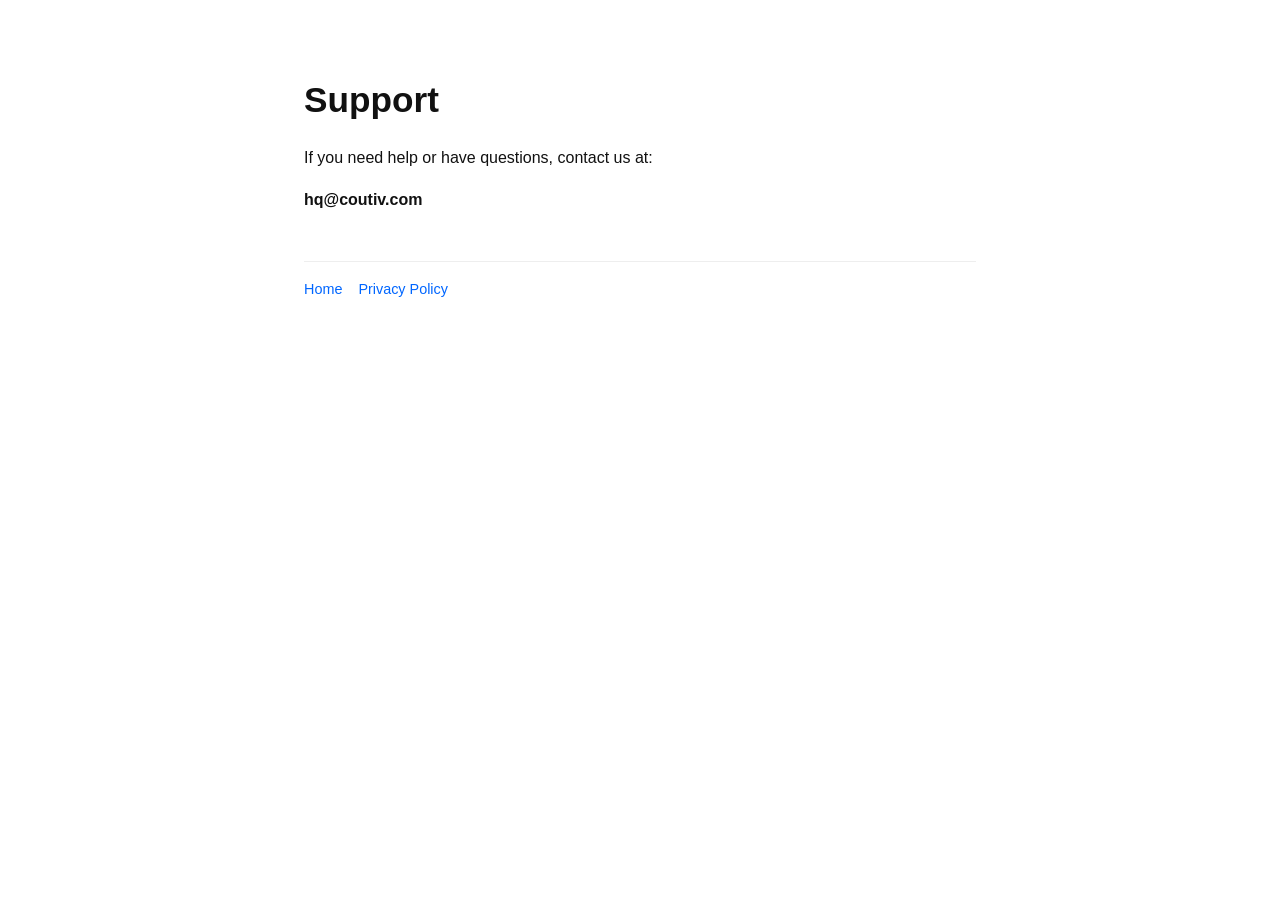
<file: support.html>
<!DOCTYPE html>
<html>
<head>
  <meta charset="utf-8" />
  <title>Support</title>
  <link rel="stylesheet" href="/styles.css" />
</head>
<body>
  <main class="container">
    <h1>Support</h1>

    <p>
      If you need help or have questions, contact us at:
    </p>

    <p>
      <strong>hq@coutiv.com</strong>
    </p>

    <footer>
      <a href="/">Home</a>
      <a href="/privacy.html">Privacy Policy</a>
    </footer>
  </main>
</body>
</html>
</file>
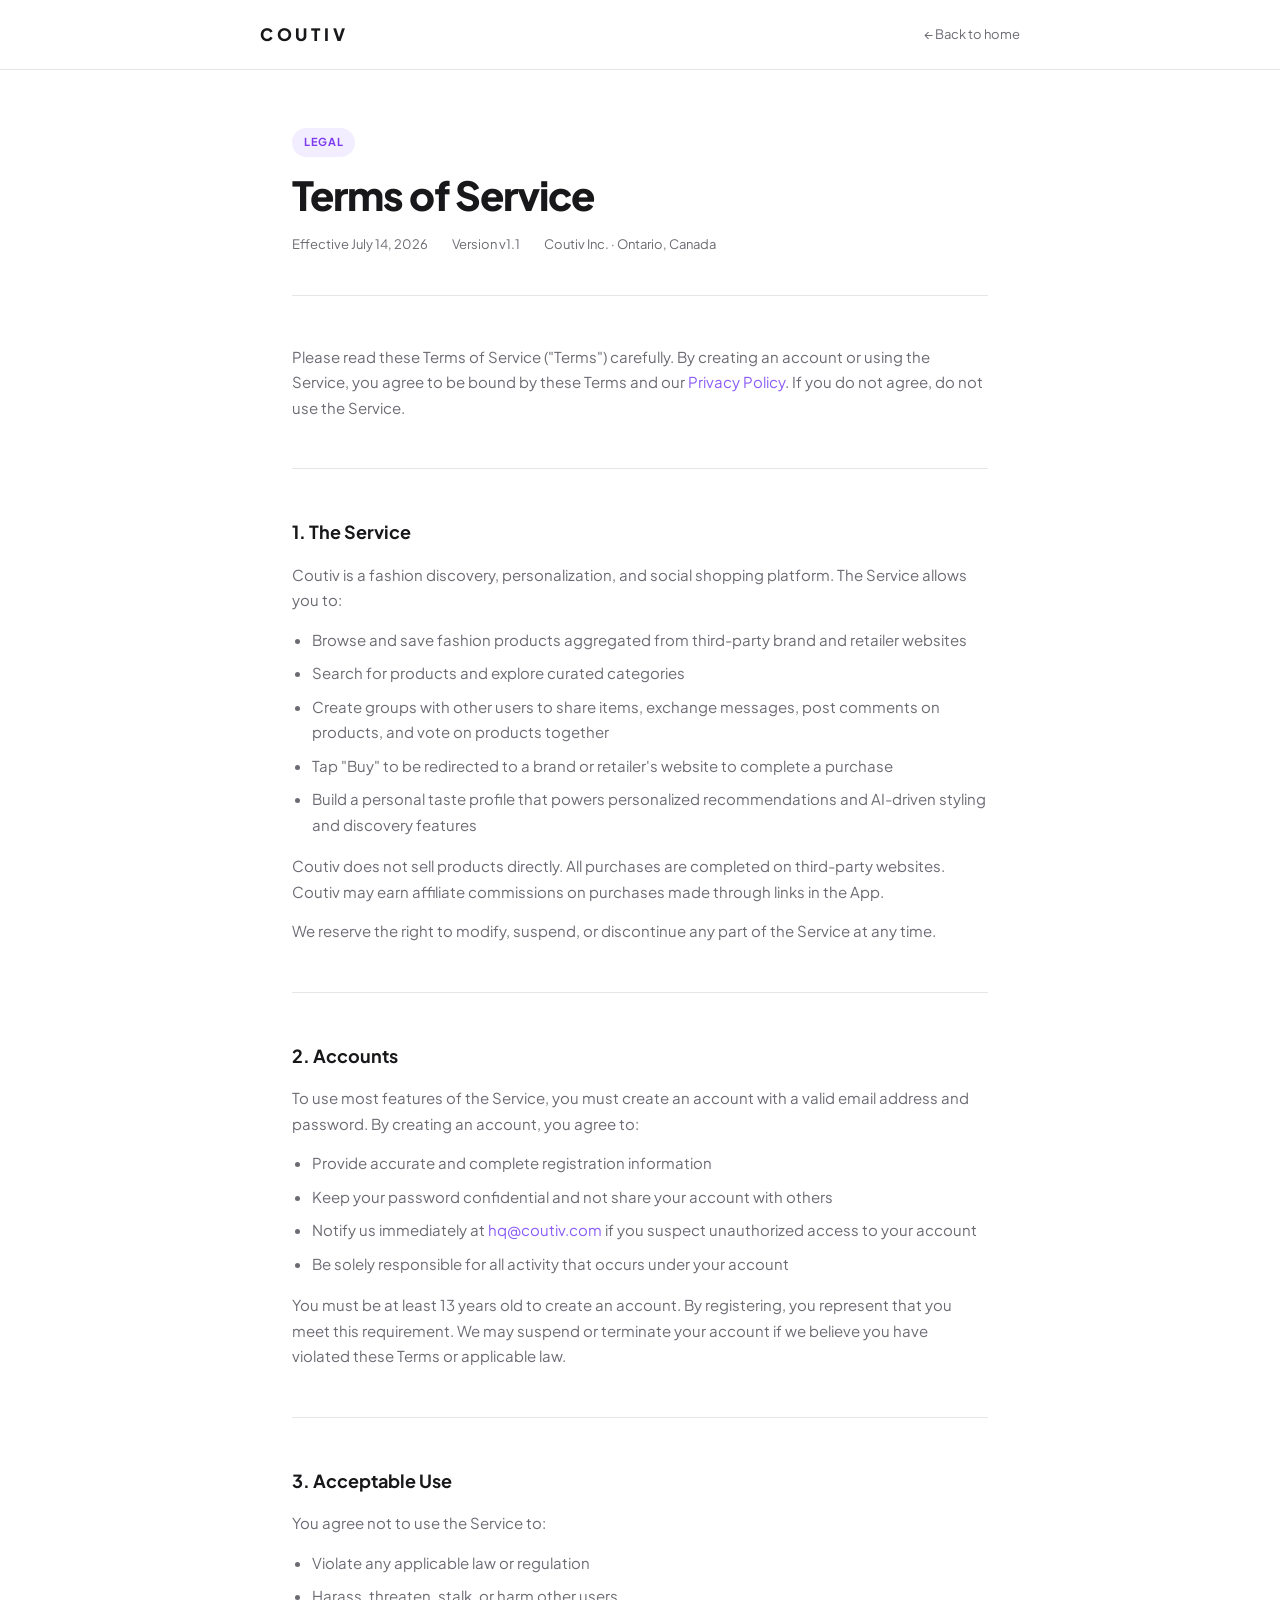
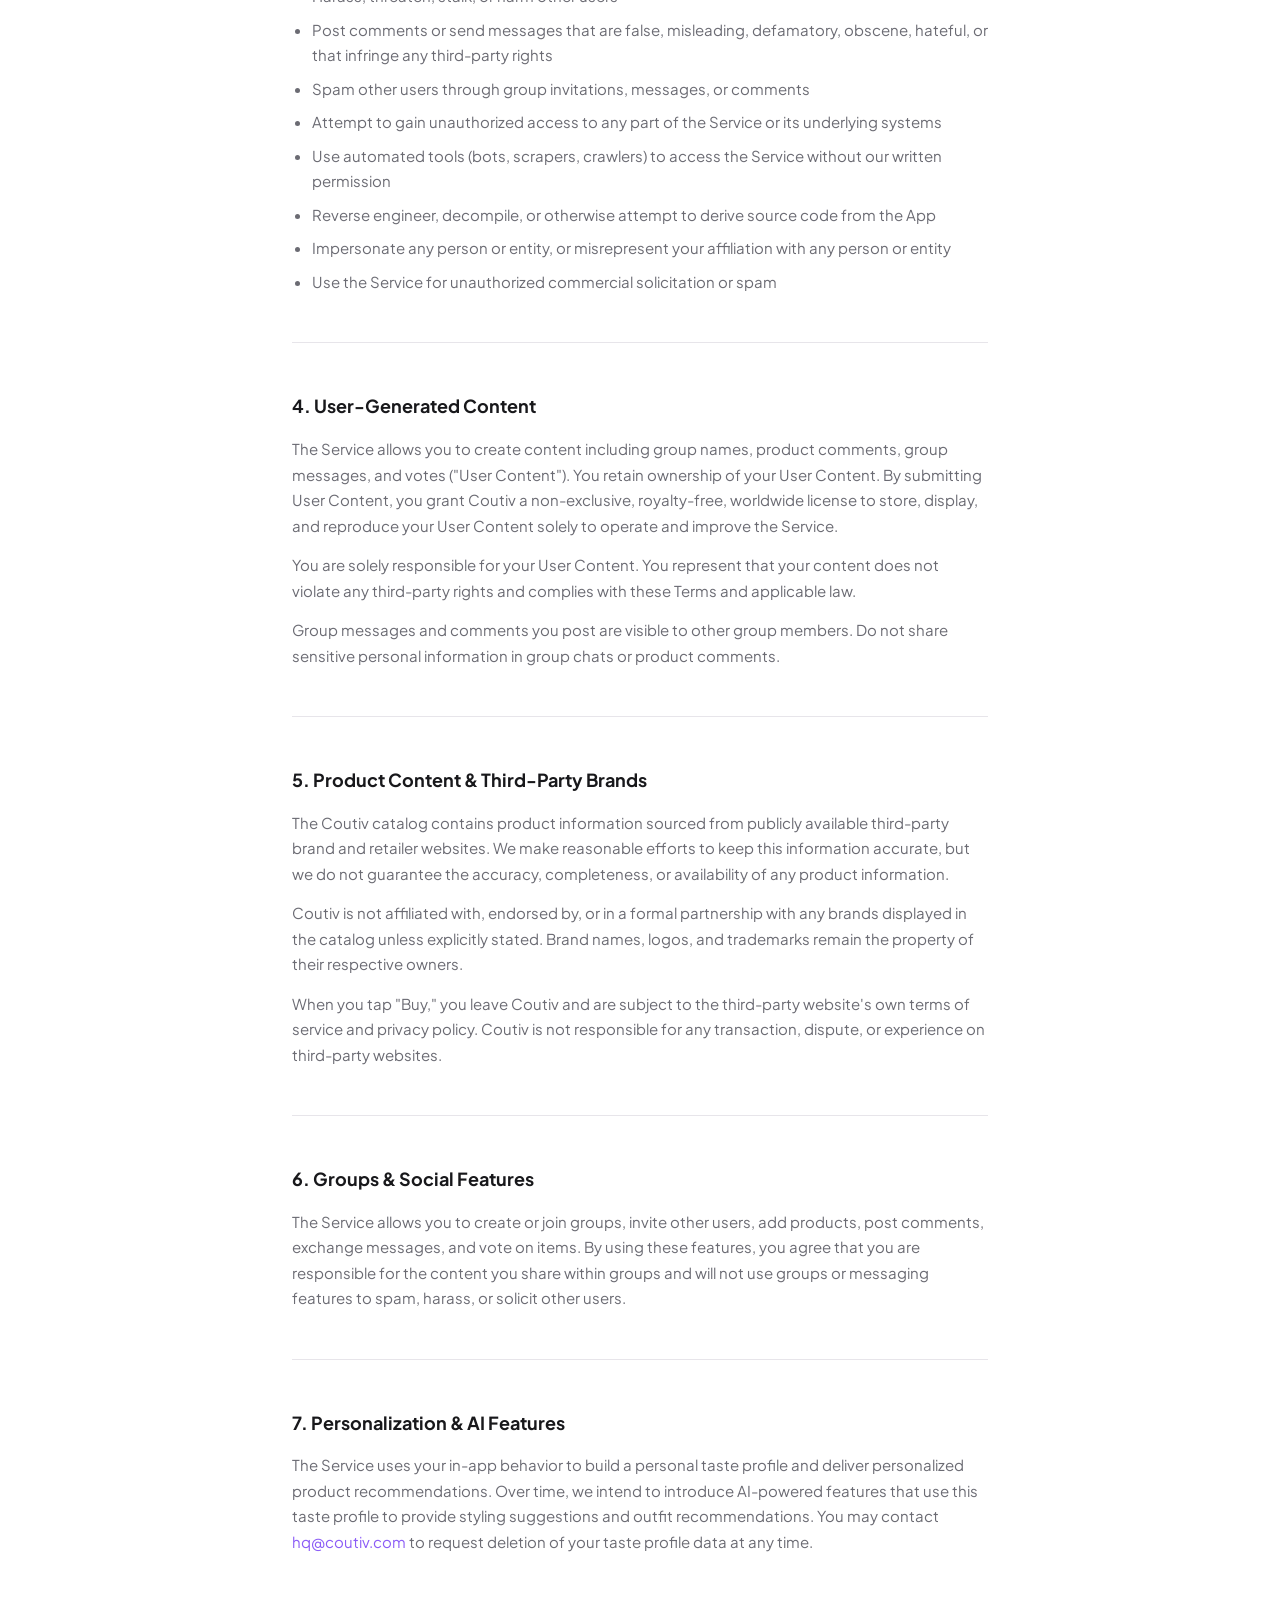
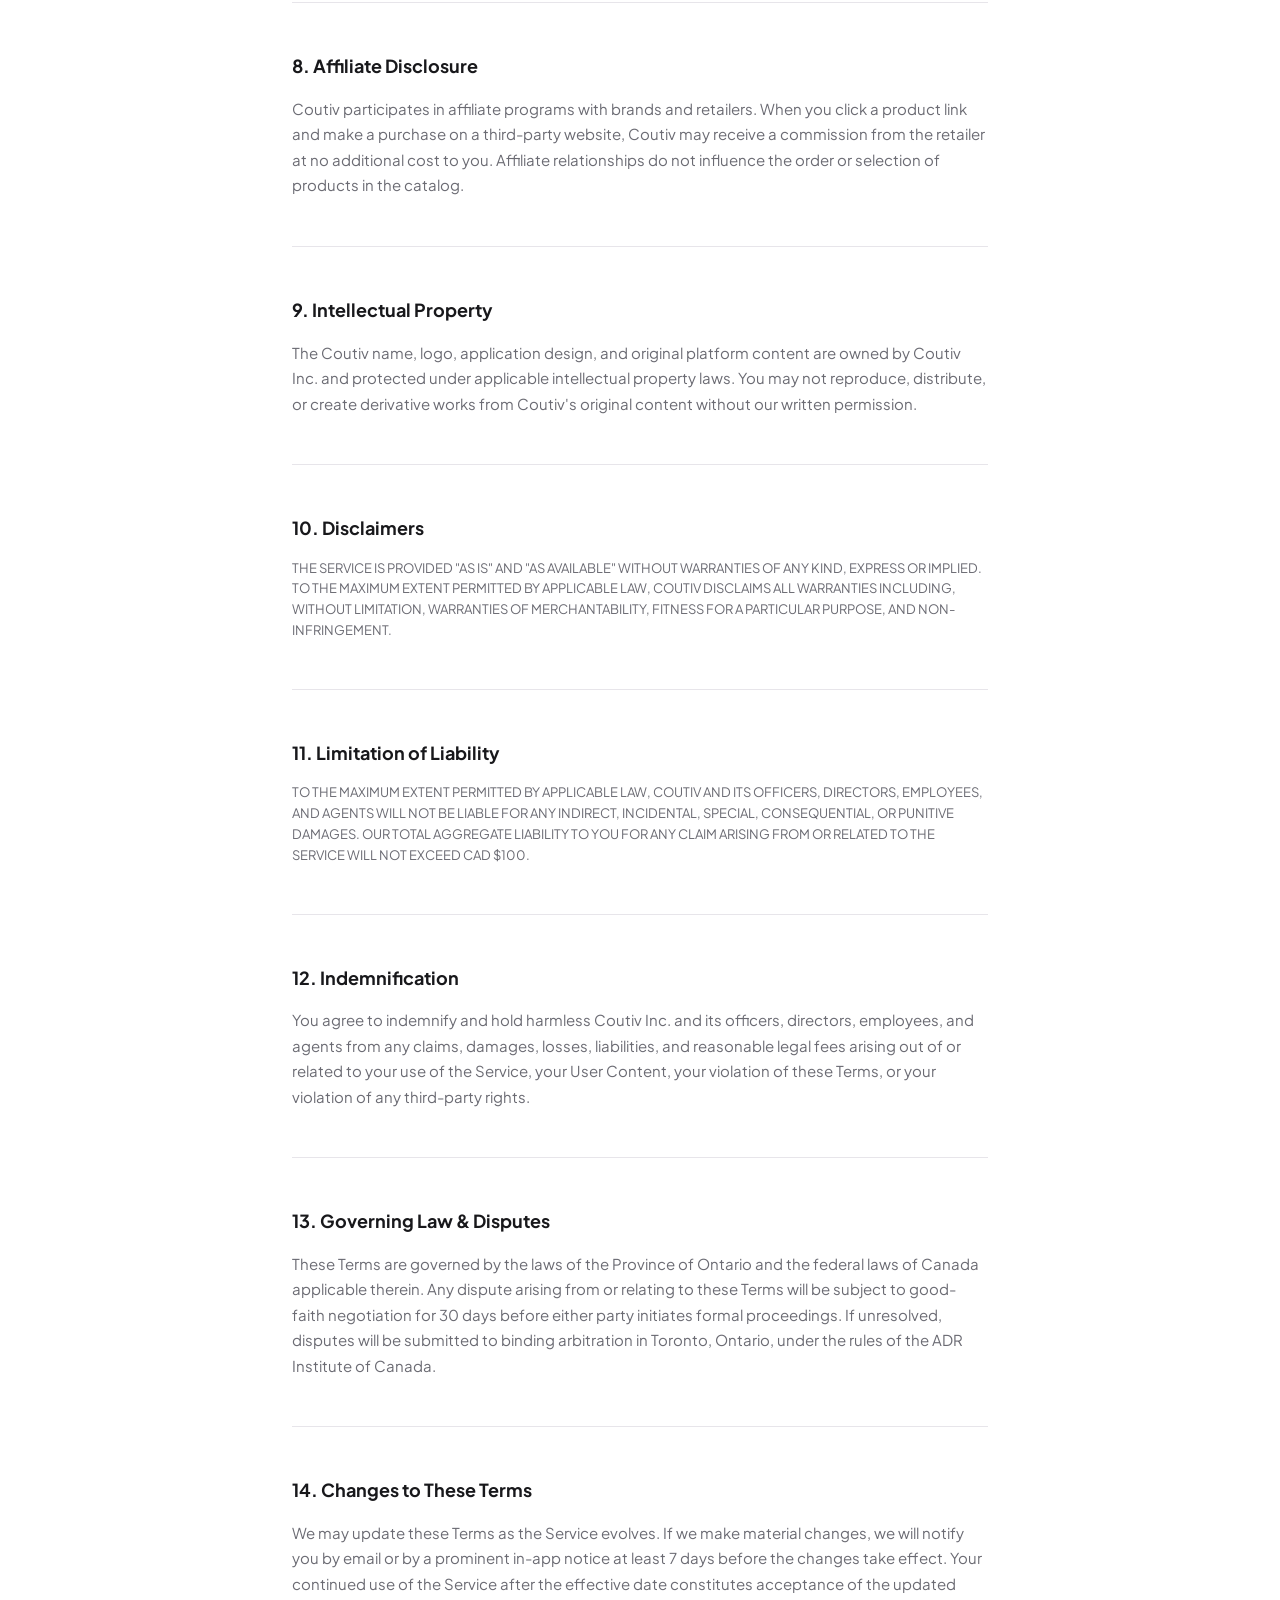
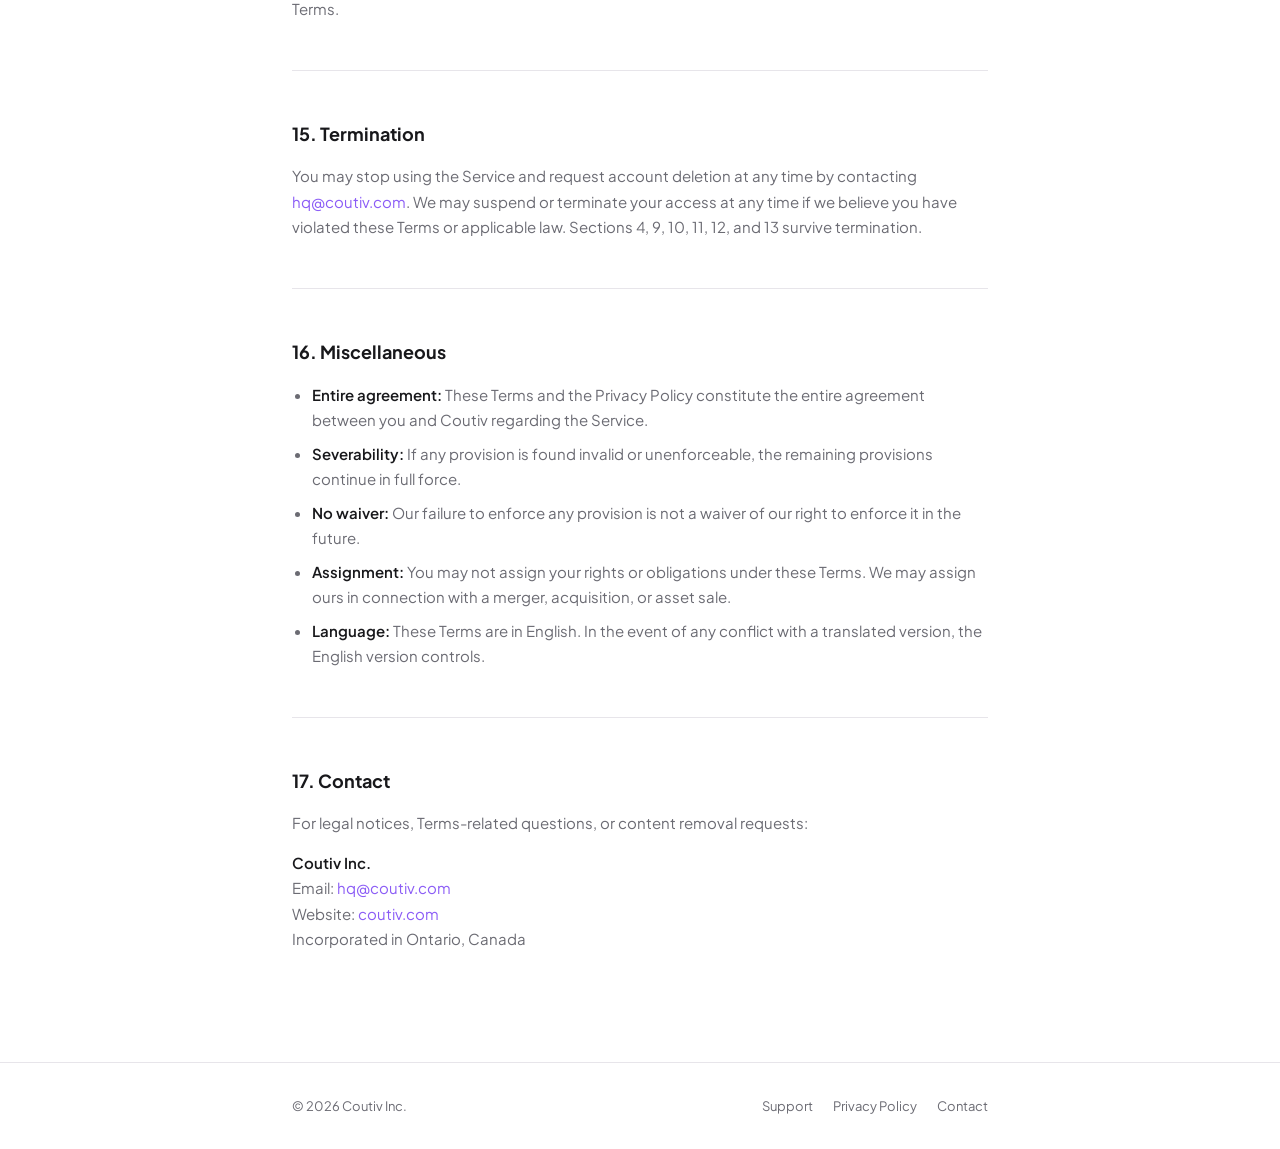
<file: terms.html>
<!DOCTYPE html>
<html lang="en">
<head>
<meta charset="UTF-8">
<meta name="viewport" content="width=device-width, initial-scale=1.0">
<title>Terms of Service — Coutiv</title>
<meta name="description" content="Coutiv Terms of Service — effective July 14, 2026">
<link rel="preconnect" href="https://fonts.googleapis.com">
<link rel="preconnect" href="https://fonts.gstatic.com" crossorigin>
<link href="https://fonts.googleapis.com/css2?family=Plus+Jakarta+Sans:wght@400;500;600;700;800&display=swap" rel="stylesheet">
<style>
  :root {
    --bg: #FFFFFF;
    --ink: #18181B;
    --ink-soft: #6B6B73;
    --violet: #8B5CF6;
    --violet-deep: #7C3AED;
    --violet-pale: #F3EEFF;
    --line: #E7E5EA;
    --black: #0A0A0B;
  }
  * { margin: 0; padding: 0; box-sizing: border-box; }
  body {
    font-family: 'Plus Jakarta Sans', sans-serif;
    background: var(--bg);
    color: var(--ink);
    line-height: 1.7;
    -webkit-font-smoothing: antialiased;
  }
  a { color: var(--violet); text-decoration: none; }
  a:hover { text-decoration: underline; }
  .wrap { max-width: 760px; margin: 0 auto; padding: 0 32px; }

  nav {
    position: sticky; top: 0; z-index: 100;
    background: rgba(255,255,255,0.9);
    backdrop-filter: blur(10px);
    border-bottom: 1px solid var(--line);
  }
  .nav-inner {
    display: flex; align-items: center;
    justify-content: space-between; padding: 20px 0;
  }
  .logo { font-size: 17px; font-weight: 800; letter-spacing: 0.22em; color: var(--ink); text-decoration: none; }
  .nav-back { font-size: 13px; color: var(--ink-soft); }
  .nav-back:hover { color: var(--violet); text-decoration: none; }

  .doc-header {
    padding: 56px 0 40px;
    border-bottom: 1px solid var(--line);
    margin-bottom: 48px;
  }
  .doc-header .badge {
    display: inline-block;
    font-size: 11px; font-weight: 700;
    letter-spacing: 0.06em; text-transform: uppercase;
    color: var(--violet-deep);
    background: var(--violet-pale);
    padding: 5px 12px; border-radius: 100px;
    margin-bottom: 16px;
  }
  .doc-header h1 {
    font-size: clamp(28px, 3.5vw, 40px);
    font-weight: 800; letter-spacing: -0.025em;
    line-height: 1.1; margin-bottom: 16px;
  }
  .doc-meta {
    font-size: 13px; color: var(--ink-soft);
    display: flex; gap: 24px; flex-wrap: wrap;
  }

  .doc-body { padding-bottom: 96px; }
  .doc-body h2 {
    font-size: 18px; font-weight: 700;
    margin: 48px 0 14px;
    padding-top: 48px;
    border-top: 1px solid var(--line);
  }
  .doc-body h2:first-child { border-top: none; padding-top: 0; margin-top: 0; }
  .doc-body h3 {
    font-size: 15px; font-weight: 700;
    margin: 24px 0 10px; color: var(--ink);
  }
  .doc-body p { font-size: 15px; color: var(--ink-soft); margin-bottom: 14px; }
  .doc-body ul {
    margin: 10px 0 16px 20px;
    display: flex; flex-direction: column; gap: 8px;
  }
  .doc-body ul li { font-size: 15px; color: var(--ink-soft); }
  .doc-body strong { color: var(--ink); font-weight: 600; }
  .doc-body .caps {
    font-size: 13px;
    line-height: 1.6;
  }

  footer {
    border-top: 1px solid var(--line);
    padding: 32px 0;
    font-size: 13px; color: var(--ink-soft);
  }
  .footer-inner {
    display: flex; justify-content: space-between;
    align-items: center; flex-wrap: wrap; gap: 12px;
  }
  .footer-links { display: flex; gap: 20px; }
  .footer-links a { color: var(--ink-soft); }
  .footer-links a:hover { color: var(--violet); text-decoration: none; }

  @media (max-width: 480px) {
    .wrap { padding: 0 20px; }
    .doc-header { padding: 40px 0 32px; }
    .footer-inner { flex-direction: column; text-align: center; }
  }
</style>
</head>
<body>

<nav>
  <div class="wrap nav-inner">
    <a href="/" class="logo">COUTIV</a>
    <a href="/" class="nav-back">← Back to home</a>
  </div>
</nav>

<div class="wrap">
  <div class="doc-header">
    <div class="badge">Legal</div>
    <h1>Terms of Service</h1>
    <div class="doc-meta">
      <span>Effective July 14, 2026</span>
      <span>Version v1.1</span>
      <span>Coutiv Inc. · Ontario, Canada</span>
    </div>
  </div>

  <div class="doc-body">

    <p>Please read these Terms of Service ("Terms") carefully. By creating an account or using the Service, you agree to be bound by these Terms and our <a href="/privacy.html">Privacy Policy</a>. If you do not agree, do not use the Service.</p>

    <h2>1. The Service</h2>
    <p>Coutiv is a fashion discovery, personalization, and social shopping platform. The Service allows you to:</p>
    <ul>
      <li>Browse and save fashion products aggregated from third-party brand and retailer websites</li>
      <li>Search for products and explore curated categories</li>
      <li>Create groups with other users to share items, exchange messages, post comments on products, and vote on products together</li>
      <li>Tap "Buy" to be redirected to a brand or retailer's website to complete a purchase</li>
      <li>Build a personal taste profile that powers personalized recommendations and AI-driven styling and discovery features</li>
    </ul>
    <p>Coutiv does not sell products directly. All purchases are completed on third-party websites. Coutiv may earn affiliate commissions on purchases made through links in the App.</p>
    <p>We reserve the right to modify, suspend, or discontinue any part of the Service at any time.</p>

    <h2>2. Accounts</h2>
    <p>To use most features of the Service, you must create an account with a valid email address and password. By creating an account, you agree to:</p>
    <ul>
      <li>Provide accurate and complete registration information</li>
      <li>Keep your password confidential and not share your account with others</li>
      <li>Notify us immediately at <a href="mailto:hq@coutiv.com">hq@coutiv.com</a> if you suspect unauthorized access to your account</li>
      <li>Be solely responsible for all activity that occurs under your account</li>
    </ul>
    <p>You must be at least 13 years old to create an account. By registering, you represent that you meet this requirement. We may suspend or terminate your account if we believe you have violated these Terms or applicable law.</p>

    <h2>3. Acceptable Use</h2>
    <p>You agree not to use the Service to:</p>
    <ul>
      <li>Violate any applicable law or regulation</li>
      <li>Harass, threaten, stalk, or harm other users</li>
      <li>Post comments or send messages that are false, misleading, defamatory, obscene, hateful, or that infringe any third-party rights</li>
      <li>Spam other users through group invitations, messages, or comments</li>
      <li>Attempt to gain unauthorized access to any part of the Service or its underlying systems</li>
      <li>Use automated tools (bots, scrapers, crawlers) to access the Service without our written permission</li>
      <li>Reverse engineer, decompile, or otherwise attempt to derive source code from the App</li>
      <li>Impersonate any person or entity, or misrepresent your affiliation with any person or entity</li>
      <li>Use the Service for unauthorized commercial solicitation or spam</li>
    </ul>

    <h2>4. User-Generated Content</h2>
    <p>The Service allows you to create content including group names, product comments, group messages, and votes ("User Content"). You retain ownership of your User Content. By submitting User Content, you grant Coutiv a non-exclusive, royalty-free, worldwide license to store, display, and reproduce your User Content solely to operate and improve the Service.</p>
    <p>You are solely responsible for your User Content. You represent that your content does not violate any third-party rights and complies with these Terms and applicable law.</p>
    <p>Group messages and comments you post are visible to other group members. Do not share sensitive personal information in group chats or product comments.</p>

    <h2>5. Product Content &amp; Third-Party Brands</h2>
    <p>The Coutiv catalog contains product information sourced from publicly available third-party brand and retailer websites. We make reasonable efforts to keep this information accurate, but we do not guarantee the accuracy, completeness, or availability of any product information.</p>
    <p>Coutiv is not affiliated with, endorsed by, or in a formal partnership with any brands displayed in the catalog unless explicitly stated. Brand names, logos, and trademarks remain the property of their respective owners.</p>
    <p>When you tap "Buy," you leave Coutiv and are subject to the third-party website's own terms of service and privacy policy. Coutiv is not responsible for any transaction, dispute, or experience on third-party websites.</p>

    <h2>6. Groups &amp; Social Features</h2>
    <p>The Service allows you to create or join groups, invite other users, add products, post comments, exchange messages, and vote on items. By using these features, you agree that you are responsible for the content you share within groups and will not use groups or messaging features to spam, harass, or solicit other users.</p>

    <h2>7. Personalization &amp; AI Features</h2>
    <p>The Service uses your in-app behavior to build a personal taste profile and deliver personalized product recommendations. Over time, we intend to introduce AI-powered features that use this taste profile to provide styling suggestions and outfit recommendations. You may contact <a href="mailto:hq@coutiv.com">hq@coutiv.com</a> to request deletion of your taste profile data at any time.</p>

    <h2>8. Affiliate Disclosure</h2>
    <p>Coutiv participates in affiliate programs with brands and retailers. When you click a product link and make a purchase on a third-party website, Coutiv may receive a commission from the retailer at no additional cost to you. Affiliate relationships do not influence the order or selection of products in the catalog.</p>

    <h2>9. Intellectual Property</h2>
    <p>The Coutiv name, logo, application design, and original platform content are owned by Coutiv Inc. and protected under applicable intellectual property laws. You may not reproduce, distribute, or create derivative works from Coutiv's original content without our written permission.</p>

    <h2>10. Disclaimers</h2>
    <p class="caps">THE SERVICE IS PROVIDED "AS IS" AND "AS AVAILABLE" WITHOUT WARRANTIES OF ANY KIND, EXPRESS OR IMPLIED. TO THE MAXIMUM EXTENT PERMITTED BY APPLICABLE LAW, COUTIV DISCLAIMS ALL WARRANTIES INCLUDING, WITHOUT LIMITATION, WARRANTIES OF MERCHANTABILITY, FITNESS FOR A PARTICULAR PURPOSE, AND NON-INFRINGEMENT.</p>

    <h2>11. Limitation of Liability</h2>
    <p class="caps">TO THE MAXIMUM EXTENT PERMITTED BY APPLICABLE LAW, COUTIV AND ITS OFFICERS, DIRECTORS, EMPLOYEES, AND AGENTS WILL NOT BE LIABLE FOR ANY INDIRECT, INCIDENTAL, SPECIAL, CONSEQUENTIAL, OR PUNITIVE DAMAGES. OUR TOTAL AGGREGATE LIABILITY TO YOU FOR ANY CLAIM ARISING FROM OR RELATED TO THE SERVICE WILL NOT EXCEED CAD $100.</p>

    <h2>12. Indemnification</h2>
    <p>You agree to indemnify and hold harmless Coutiv Inc. and its officers, directors, employees, and agents from any claims, damages, losses, liabilities, and reasonable legal fees arising out of or related to your use of the Service, your User Content, your violation of these Terms, or your violation of any third-party rights.</p>

    <h2>13. Governing Law &amp; Disputes</h2>
    <p>These Terms are governed by the laws of the Province of Ontario and the federal laws of Canada applicable therein. Any dispute arising from or relating to these Terms will be subject to good-faith negotiation for 30 days before either party initiates formal proceedings. If unresolved, disputes will be submitted to binding arbitration in Toronto, Ontario, under the rules of the ADR Institute of Canada.</p>

    <h2>14. Changes to These Terms</h2>
    <p>We may update these Terms as the Service evolves. If we make material changes, we will notify you by email or by a prominent in-app notice at least 7 days before the changes take effect. Your continued use of the Service after the effective date constitutes acceptance of the updated Terms.</p>

    <h2>15. Termination</h2>
    <p>You may stop using the Service and request account deletion at any time by contacting <a href="mailto:hq@coutiv.com">hq@coutiv.com</a>. We may suspend or terminate your access at any time if we believe you have violated these Terms or applicable law. Sections 4, 9, 10, 11, 12, and 13 survive termination.</p>

    <h2>16. Miscellaneous</h2>
    <ul>
      <li><strong>Entire agreement:</strong> These Terms and the Privacy Policy constitute the entire agreement between you and Coutiv regarding the Service.</li>
      <li><strong>Severability:</strong> If any provision is found invalid or unenforceable, the remaining provisions continue in full force.</li>
      <li><strong>No waiver:</strong> Our failure to enforce any provision is not a waiver of our right to enforce it in the future.</li>
      <li><strong>Assignment:</strong> You may not assign your rights or obligations under these Terms. We may assign ours in connection with a merger, acquisition, or asset sale.</li>
      <li><strong>Language:</strong> These Terms are in English. In the event of any conflict with a translated version, the English version controls.</li>
    </ul>

    <h2>17. Contact</h2>
    <p>For legal notices, Terms-related questions, or content removal requests:</p>
    <p><strong>Coutiv Inc.</strong><br>
    Email: <a href="mailto:hq@coutiv.com">hq@coutiv.com</a><br>
    Website: <a href="https://coutiv.com">coutiv.com</a><br>
    Incorporated in Ontario, Canada</p>

  </div>
</div>

<footer>
  <div class="wrap footer-inner">
    <div>© 2026 Coutiv Inc.</div>
    <div class="footer-links">
      <a href="/support.html">Support</a>
      <a href="/privacy.html">Privacy Policy</a>
      <a href="mailto:hq@coutiv.com">Contact</a>
    </div>
  </div>
</footer>

</body>
</html>
</file>
<file: styles.css>
/* Base reset */
* {
  box-sizing: border-box;
}

body {
  margin: 0;
  font-family: -apple-system, BlinkMacSystemFont, "Segoe UI",
    Roboto, Helvetica, Arial, sans-serif;
  color: #111;
  background-color: #fff;
  line-height: 1.6;
}

/* Layout */
.container {
  max-width: 720px;
  padding: 48px 24px;
  margin: 0 auto;
}

/* Typography */
h1 {
  font-size: 2.2rem;
  margin-bottom: 0.5em;
}

p {
  font-size: 1rem;
  margin-bottom: 1em;
}

/* Footer */
footer {
  margin-top: 48px;
  padding-top: 16px;
  border-top: 1px solid #eee;
  font-size: 0.9rem;
}

footer a {
  margin-right: 12px;
}

/* Links */
a {
  color: #0066ff;
  text-decoration: none;
}

a:hover {
  text-decoration: underline;
}
</file>
